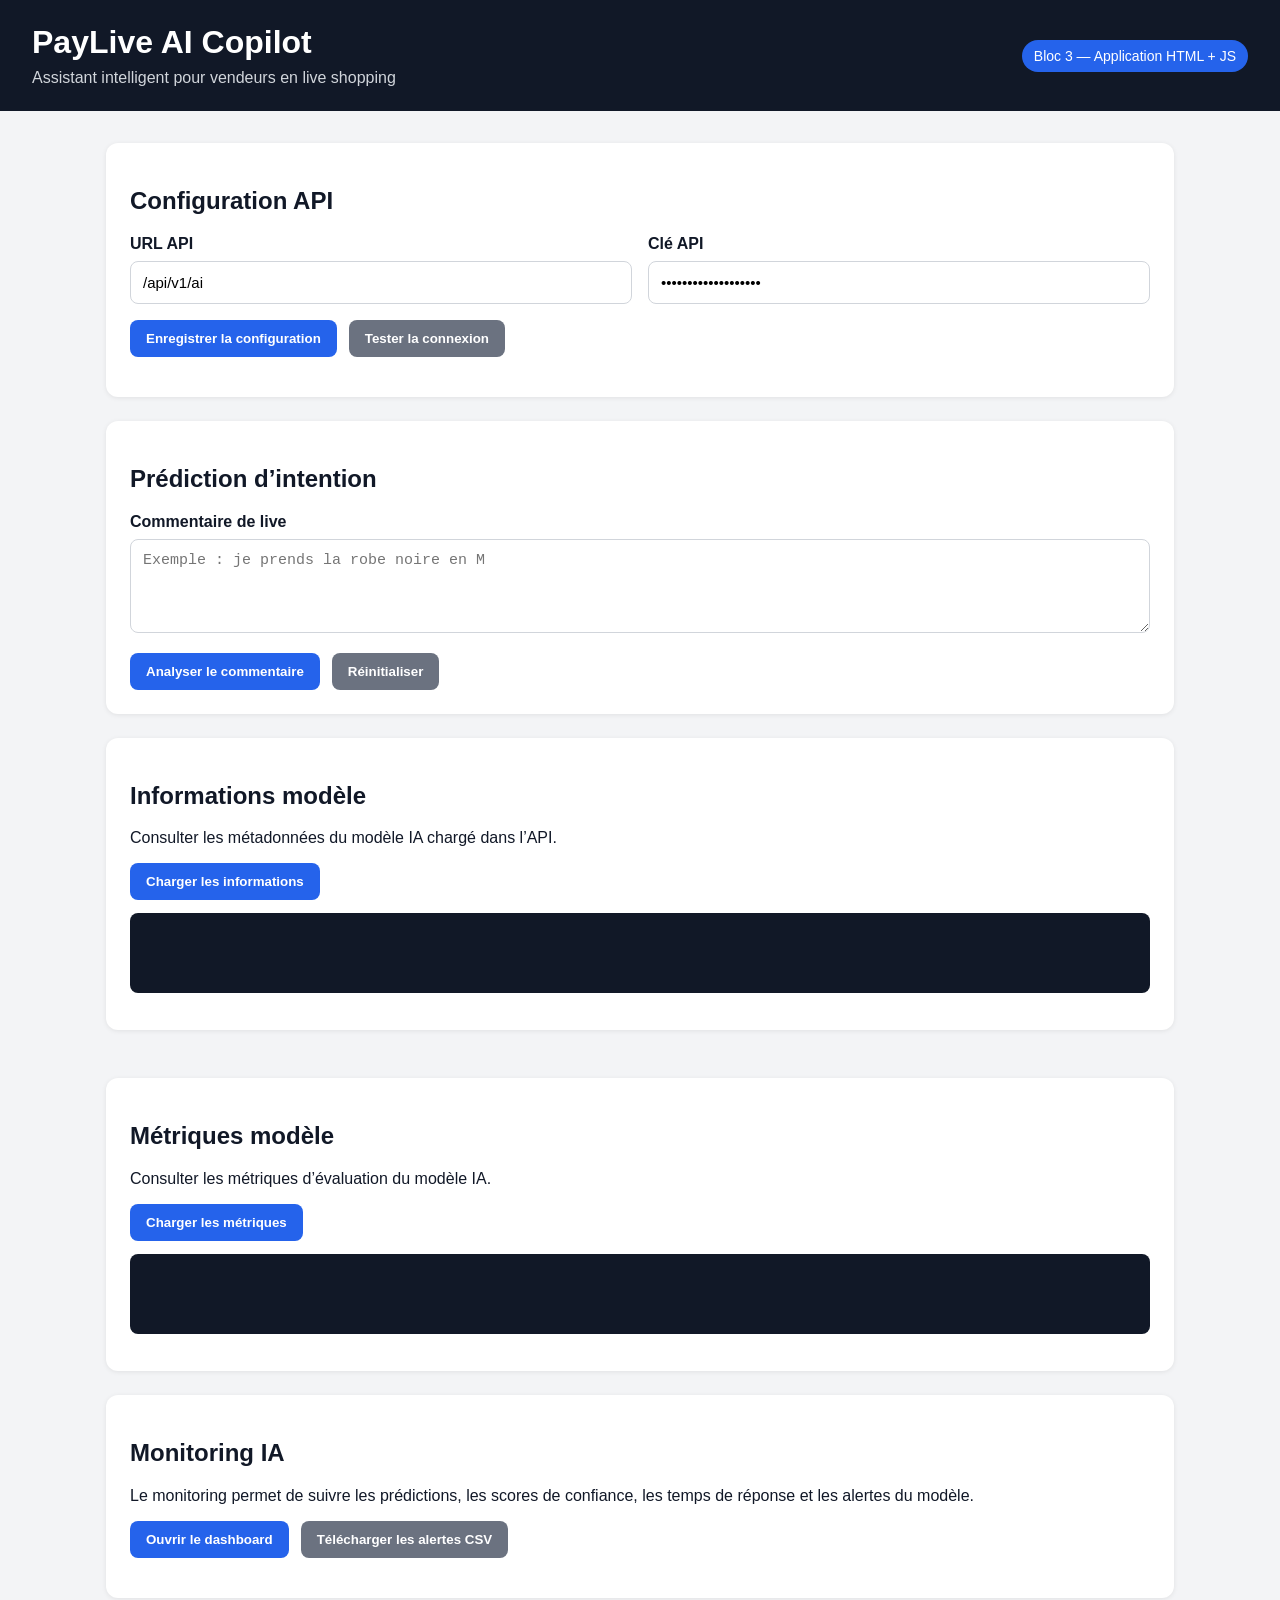
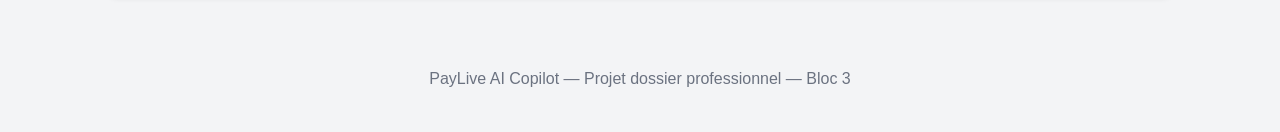
<file: frontend/index.html>
<!DOCTYPE html>
<html lang="fr">
<head>
  <meta charset="UTF-8" />
  <meta name="viewport" content="width=device-width, initial-scale=1.0" />
  <title>PayLive AI Copilot</title>
  <link rel="stylesheet" href="css/styles.css" />
</head>
<body>
  <header class="app-header">
    <div>
      <h1>PayLive AI Copilot</h1>
      <p>Assistant intelligent pour vendeurs en live shopping</p>
    </div>
    <span class="badge">Bloc 3 — Application HTML + JS</span>
  </header>

  <main class="container">
    <section class="card">
      <h2>Configuration API</h2>

      <div class="form-grid">
        <div>
          <label for="apiBaseUrl">URL API</label>
          <input id="apiBaseUrl" type="text" value="/api/v1/ai" />
        </div>

        <div>
          <label for="apiKey">Clé API</label>
          <input id="apiKey" type="password" value="paylive-dev-api-key" />
        </div>
      </div>

      <div class="actions">
        <button id="saveConfigBtn">Enregistrer la configuration</button>
        <button id="healthBtn" class="secondary">Tester la connexion</button>
      </div>

      <p id="connectionStatus" class="status-message" aria-live="polite"></p>
    </section>

    <section class="card">
      <h2>Prédiction d’intention</h2>

      <label for="commentText">Commentaire de live</label>
      <textarea
        id="commentText"
        rows="4"
        placeholder="Exemple : je prends la robe noire en M"
      ></textarea>

      <div class="actions">
        <button id="predictBtn">Analyser le commentaire</button>
        <button id="clearBtn" class="secondary">Réinitialiser</button>
      </div>

      <div id="predictionResult" class="result hidden" aria-live="polite">
        <h3>Résultat IA</h3>

        <div class="result-grid">
          <div>
            <span class="label">Intention prédite</span>
            <strong id="predictedIntent">-</strong>
          </div>

          <div>
            <span class="label">Score de confiance</span>
            <strong id="confidenceScore">-</strong>
          </div>

          <div>
            <span class="label">Temps de réponse</span>
            <strong id="responseTime">-</strong>
          </div>

          <div>
            <span class="label">Version du modèle</span>
            <strong id="modelVersion">-</strong>
          </div>
        </div>

        <p id="lowConfidenceMessage" class="warning hidden">
          Attention : le score de confiance est faible. Une validation humaine est recommandée.
        </p>
      </div>
    </section>

    <section class="grid-2">
      <article class="card">
        <h2>Informations modèle</h2>
        <p>Consulter les métadonnées du modèle IA chargé dans l’API.</p>
        <button id="modelInfoBtn">Charger les informations</button>
        <pre id="modelInfoOutput" class="json-output"></pre>
      </article>

      <article class="card">
        <h2>Métriques modèle</h2>
        <p>Consulter les métriques d’évaluation du modèle IA.</p>
        <button id="modelMetricsBtn">Charger les métriques</button>
        <pre id="modelMetricsOutput" class="json-output"></pre>
      </article>
    </section>

    <section class="card">
      <h2>Monitoring IA</h2>
      <p>
        Le monitoring permet de suivre les prédictions, les scores de confiance,
        les temps de réponse et les alertes du modèle.
      </p>

      <div class="actions">
        <button id="openDashboardBtn">Ouvrir le dashboard</button>
        <button id="downloadAlertsBtn" class="secondary">Télécharger les alertes CSV</button>
      </div>

      <p id="monitoringStatus" class="status-message" aria-live="polite"></p>
    </section>
  </main>

  <footer class="app-footer">
    <p>PayLive AI Copilot — Projet dossier professionnel — Bloc 3</p>
  </footer>

  <script src="js/app.js"></script>
</body>
</html>
</file>
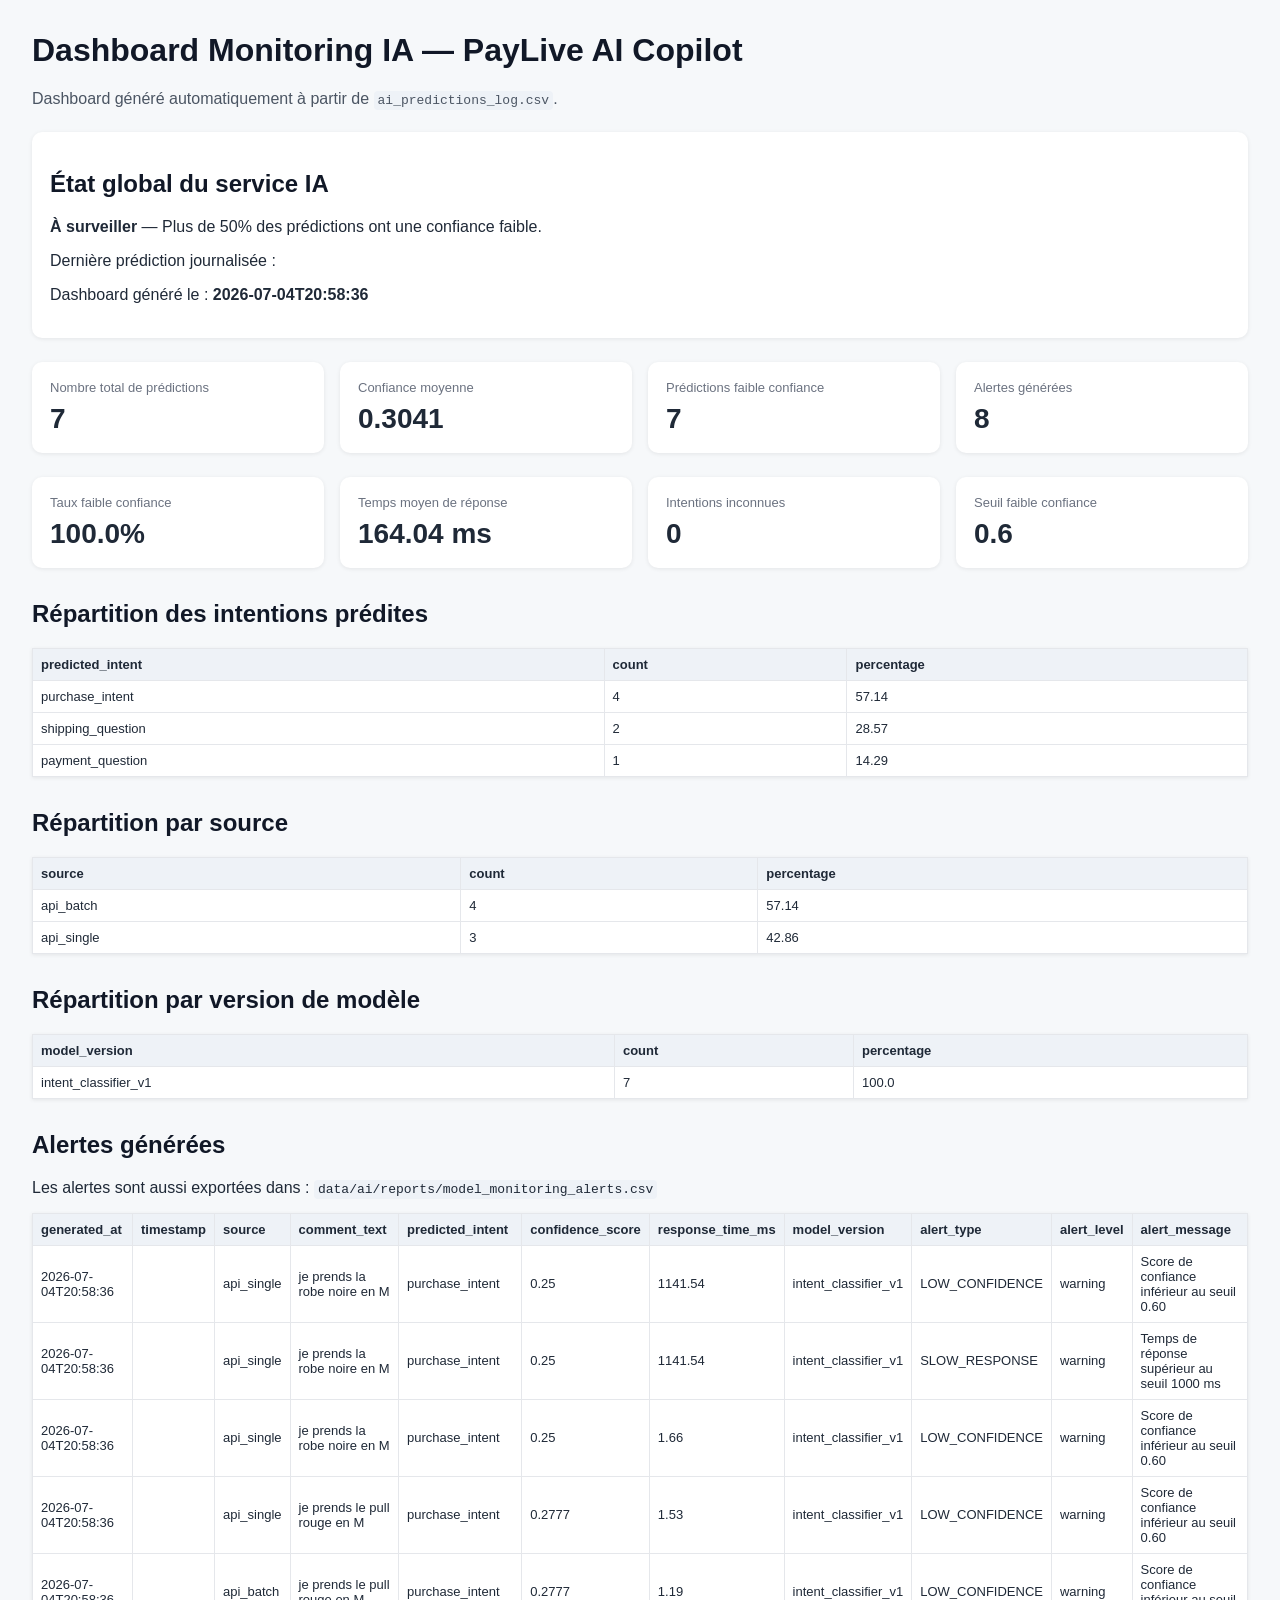
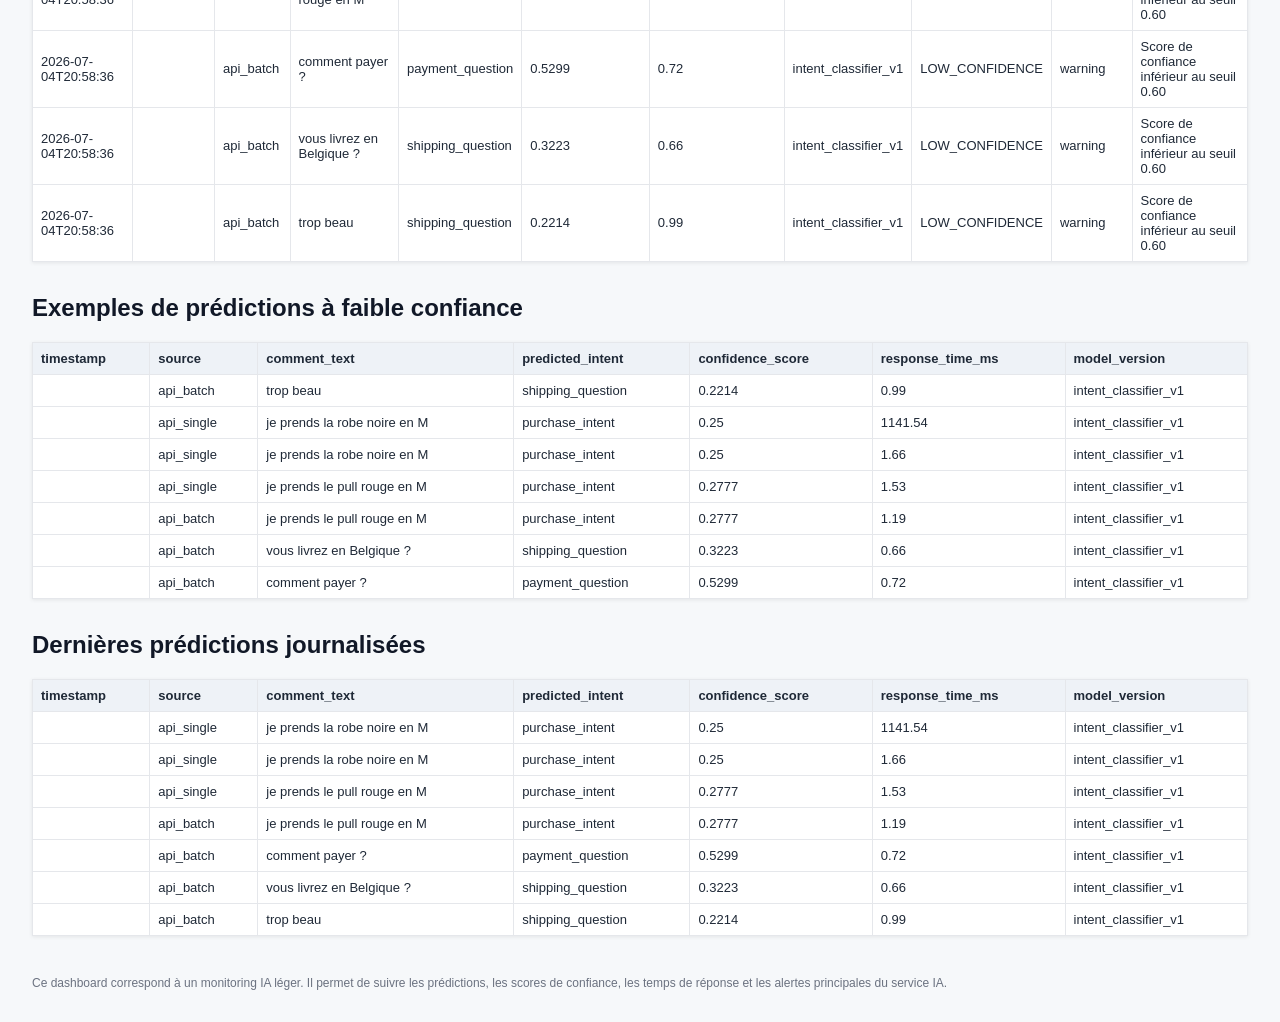
<file: dashboard.html>
<!DOCTYPE html>
<html lang="fr">
<head>
    <meta charset="UTF-8">
    <title>Dashboard Monitoring IA — PayLive AI Copilot</title>
    <style>
        body {
            font-family: Arial, sans-serif;
            margin: 32px;
            background: #f6f8fa;
            color: #1f2937;
        }
        h1, h2 {
            color: #111827;
        }
        .subtitle {
            color: #4b5563;
            margin-bottom: 24px;
        }
        .grid {
            display: grid;
            grid-template-columns: repeat(4, 1fr);
            gap: 16px;
            margin-bottom: 24px;
        }
        .card {
            background: white;
            border-radius: 10px;
            padding: 18px;
            box-shadow: 0 1px 4px rgba(0,0,0,0.08);
        }
        .card-title {
            font-size: 13px;
            color: #6b7280;
            margin-bottom: 8px;
        }
        .card-value {
            font-size: 28px;
            font-weight: bold;
        }
        .status {
            background: white;
            border-radius: 10px;
            padding: 18px;
            margin-bottom: 24px;
            box-shadow: 0 1px 4px rgba(0,0,0,0.08);
        }
        table {
            width: 100%;
            border-collapse: collapse;
            background: white;
            margin-bottom: 24px;
            box-shadow: 0 1px 4px rgba(0,0,0,0.08);
        }
        th, td {
            border: 1px solid #e5e7eb;
            padding: 8px;
            text-align: left;
            font-size: 13px;
        }
        th {
            background: #eef2f7;
        }
        .section {
            margin-top: 32px;
        }
        .footer {
            margin-top: 40px;
            font-size: 12px;
            color: #6b7280;
        }
        code {
            background: #eef2f7;
            padding: 2px 4px;
            border-radius: 4px;
        }
    </style>
</head>
<body>
    <h1>Dashboard Monitoring IA — PayLive AI Copilot</h1>
    <p class="subtitle">
        Dashboard généré automatiquement à partir de <code>ai_predictions_log.csv</code>.
    </p>

    <div class="status">
        <h2>État global du service IA</h2>
        <p><strong>À surveiller</strong> — Plus de 50% des prédictions ont une confiance faible.</p>
        <p>Dernière prédiction journalisée : <strong></strong></p>
        <p>Dashboard généré le : <strong>2026-07-04T20:58:36</strong></p>
    </div>

    <div class="grid">
        <div class="card">
            <div class="card-title">Nombre total de prédictions</div>
            <div class="card-value">7</div>
        </div>
        <div class="card">
            <div class="card-title">Confiance moyenne</div>
            <div class="card-value">0.3041</div>
        </div>
        <div class="card">
            <div class="card-title">Prédictions faible confiance</div>
            <div class="card-value">7</div>
        </div>
        <div class="card">
            <div class="card-title">Alertes générées</div>
            <div class="card-value">8</div>
        </div>
    </div>

    <div class="grid">
        <div class="card">
            <div class="card-title">Taux faible confiance</div>
            <div class="card-value">100.0%</div>
        </div>
        <div class="card">
            <div class="card-title">Temps moyen de réponse</div>
            <div class="card-value">164.04 ms</div>
        </div>
        <div class="card">
            <div class="card-title">Intentions inconnues</div>
            <div class="card-value">0</div>
        </div>
        <div class="card">
            <div class="card-title">Seuil faible confiance</div>
            <div class="card-value">0.6</div>
        </div>
    </div>

    <div class="section">
        <h2>Répartition des intentions prédites</h2>
        <table><tr><th>predicted_intent</th><th>count</th><th>percentage</th></tr><tr><td>purchase_intent</td><td>4</td><td>57.14</td></tr><tr><td>shipping_question</td><td>2</td><td>28.57</td></tr><tr><td>payment_question</td><td>1</td><td>14.29</td></tr></table>
    </div>

    <div class="section">
        <h2>Répartition par source</h2>
        <table><tr><th>source</th><th>count</th><th>percentage</th></tr><tr><td>api_batch</td><td>4</td><td>57.14</td></tr><tr><td>api_single</td><td>3</td><td>42.86</td></tr></table>
    </div>

    <div class="section">
        <h2>Répartition par version de modèle</h2>
        <table><tr><th>model_version</th><th>count</th><th>percentage</th></tr><tr><td>intent_classifier_v1</td><td>7</td><td>100.0</td></tr></table>
    </div>

    <div class="section">
        <h2>Alertes générées</h2>
        <p>
            Les alertes sont aussi exportées dans :
            <code>data/ai/reports/model_monitoring_alerts.csv</code>
        </p>
        <table><tr><th>generated_at</th><th>timestamp</th><th>source</th><th>comment_text</th><th>predicted_intent</th><th>confidence_score</th><th>response_time_ms</th><th>model_version</th><th>alert_type</th><th>alert_level</th><th>alert_message</th></tr><tr><td>2026-07-04T20:58:36</td><td></td><td>api_single</td><td>je prends la robe noire en M</td><td>purchase_intent</td><td>0.25</td><td>1141.54</td><td>intent_classifier_v1</td><td>LOW_CONFIDENCE</td><td>warning</td><td>Score de confiance inférieur au seuil 0.60</td></tr><tr><td>2026-07-04T20:58:36</td><td></td><td>api_single</td><td>je prends la robe noire en M</td><td>purchase_intent</td><td>0.25</td><td>1141.54</td><td>intent_classifier_v1</td><td>SLOW_RESPONSE</td><td>warning</td><td>Temps de réponse supérieur au seuil 1000 ms</td></tr><tr><td>2026-07-04T20:58:36</td><td></td><td>api_single</td><td>je prends la robe noire en M</td><td>purchase_intent</td><td>0.25</td><td>1.66</td><td>intent_classifier_v1</td><td>LOW_CONFIDENCE</td><td>warning</td><td>Score de confiance inférieur au seuil 0.60</td></tr><tr><td>2026-07-04T20:58:36</td><td></td><td>api_single</td><td>je prends le pull rouge en M</td><td>purchase_intent</td><td>0.2777</td><td>1.53</td><td>intent_classifier_v1</td><td>LOW_CONFIDENCE</td><td>warning</td><td>Score de confiance inférieur au seuil 0.60</td></tr><tr><td>2026-07-04T20:58:36</td><td></td><td>api_batch</td><td>je prends le pull rouge en M</td><td>purchase_intent</td><td>0.2777</td><td>1.19</td><td>intent_classifier_v1</td><td>LOW_CONFIDENCE</td><td>warning</td><td>Score de confiance inférieur au seuil 0.60</td></tr><tr><td>2026-07-04T20:58:36</td><td></td><td>api_batch</td><td>comment payer ?</td><td>payment_question</td><td>0.5299</td><td>0.72</td><td>intent_classifier_v1</td><td>LOW_CONFIDENCE</td><td>warning</td><td>Score de confiance inférieur au seuil 0.60</td></tr><tr><td>2026-07-04T20:58:36</td><td></td><td>api_batch</td><td>vous livrez en Belgique ?</td><td>shipping_question</td><td>0.3223</td><td>0.66</td><td>intent_classifier_v1</td><td>LOW_CONFIDENCE</td><td>warning</td><td>Score de confiance inférieur au seuil 0.60</td></tr><tr><td>2026-07-04T20:58:36</td><td></td><td>api_batch</td><td>trop beau</td><td>shipping_question</td><td>0.2214</td><td>0.99</td><td>intent_classifier_v1</td><td>LOW_CONFIDENCE</td><td>warning</td><td>Score de confiance inférieur au seuil 0.60</td></tr></table>
    </div>

    <div class="section">
        <h2>Exemples de prédictions à faible confiance</h2>
        <table><tr><th>timestamp</th><th>source</th><th>comment_text</th><th>predicted_intent</th><th>confidence_score</th><th>response_time_ms</th><th>model_version</th></tr><tr><td></td><td>api_batch</td><td>trop beau</td><td>shipping_question</td><td>0.2214</td><td>0.99</td><td>intent_classifier_v1</td></tr><tr><td></td><td>api_single</td><td>je prends la robe noire en M</td><td>purchase_intent</td><td>0.25</td><td>1141.54</td><td>intent_classifier_v1</td></tr><tr><td></td><td>api_single</td><td>je prends la robe noire en M</td><td>purchase_intent</td><td>0.25</td><td>1.66</td><td>intent_classifier_v1</td></tr><tr><td></td><td>api_single</td><td>je prends le pull rouge en M</td><td>purchase_intent</td><td>0.2777</td><td>1.53</td><td>intent_classifier_v1</td></tr><tr><td></td><td>api_batch</td><td>je prends le pull rouge en M</td><td>purchase_intent</td><td>0.2777</td><td>1.19</td><td>intent_classifier_v1</td></tr><tr><td></td><td>api_batch</td><td>vous livrez en Belgique ?</td><td>shipping_question</td><td>0.3223</td><td>0.66</td><td>intent_classifier_v1</td></tr><tr><td></td><td>api_batch</td><td>comment payer ?</td><td>payment_question</td><td>0.5299</td><td>0.72</td><td>intent_classifier_v1</td></tr></table>
    </div>

    <div class="section">
        <h2>Dernières prédictions journalisées</h2>
        <table><tr><th>timestamp</th><th>source</th><th>comment_text</th><th>predicted_intent</th><th>confidence_score</th><th>response_time_ms</th><th>model_version</th></tr><tr><td></td><td>api_single</td><td>je prends la robe noire en M</td><td>purchase_intent</td><td>0.25</td><td>1141.54</td><td>intent_classifier_v1</td></tr><tr><td></td><td>api_single</td><td>je prends la robe noire en M</td><td>purchase_intent</td><td>0.25</td><td>1.66</td><td>intent_classifier_v1</td></tr><tr><td></td><td>api_single</td><td>je prends le pull rouge en M</td><td>purchase_intent</td><td>0.2777</td><td>1.53</td><td>intent_classifier_v1</td></tr><tr><td></td><td>api_batch</td><td>je prends le pull rouge en M</td><td>purchase_intent</td><td>0.2777</td><td>1.19</td><td>intent_classifier_v1</td></tr><tr><td></td><td>api_batch</td><td>comment payer ?</td><td>payment_question</td><td>0.5299</td><td>0.72</td><td>intent_classifier_v1</td></tr><tr><td></td><td>api_batch</td><td>vous livrez en Belgique ?</td><td>shipping_question</td><td>0.3223</td><td>0.66</td><td>intent_classifier_v1</td></tr><tr><td></td><td>api_batch</td><td>trop beau</td><td>shipping_question</td><td>0.2214</td><td>0.99</td><td>intent_classifier_v1</td></tr></table>
    </div>

    <div class="footer">
        <p>
            Ce dashboard correspond à un monitoring IA léger.
            Il permet de suivre les prédictions, les scores de confiance,
            les temps de réponse et les alertes principales du service IA.
        </p>
    </div>
</body>
</html>
</file>
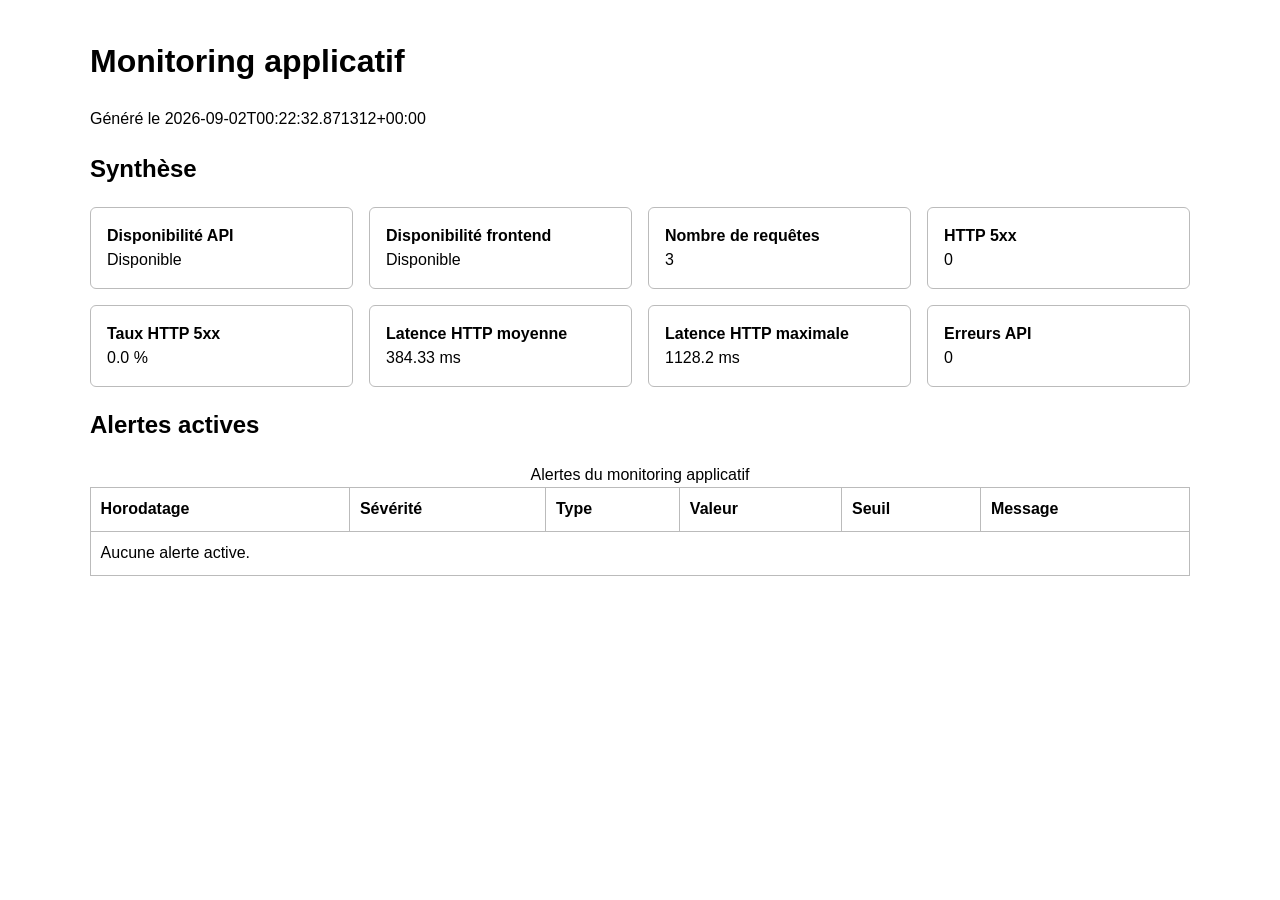
<file: data/application_monitoring/app_monitoring_dashboard.html>
<!doctype html>
<html lang="fr">
<head>
  <meta charset="utf-8">
  <meta name="viewport" content="width=device-width, initial-scale=1">
  <title>Monitoring applicatif</title>
  <style>
    body { font-family: Arial, sans-serif; max-width: 1100px; margin: 0 auto; padding: 1rem; line-height: 1.5; }
    .metrics { display: grid; grid-template-columns: repeat(auto-fit, minmax(220px, 1fr)); gap: 1rem; }
    .metric { border: 1px solid #bbb; border-radius: 6px; padding: 1rem; }
    table { width: 100%; border-collapse: collapse; margin-top: 1rem; }
    th, td { border: 1px solid #bbb; padding: 0.6rem; text-align: left; vertical-align: top; }
  </style>
</head>
<body>
  <main>
    <h1>Monitoring applicatif</h1>
    <p>Généré le 2026-09-02T00:22:32.871312+00:00</p>

    <section aria-labelledby="summary-title">
      <h2 id="summary-title">Synthèse</h2>
      <div class="metrics">
        <div class="metric"><strong>Disponibilité API</strong><br>Disponible</div>
        <div class="metric"><strong>Disponibilité frontend</strong><br>Disponible</div>
        <div class="metric"><strong>Nombre de requêtes</strong><br>3</div>
        <div class="metric"><strong>HTTP 5xx</strong><br>0</div>
        <div class="metric"><strong>Taux HTTP 5xx</strong><br>0.0 %</div>
        <div class="metric"><strong>Latence HTTP moyenne</strong><br>384.33 ms</div>
        <div class="metric"><strong>Latence HTTP maximale</strong><br>1128.2 ms</div>
        <div class="metric"><strong>Erreurs API</strong><br>0</div>
      </div>
    </section>

    <section aria-labelledby="alerts-title">
      <h2 id="alerts-title">Alertes actives</h2>
      <table>
        <caption>Alertes du monitoring applicatif</caption>
        <thead>
          <tr>
            <th scope="col">Horodatage</th>
            <th scope="col">Sévérité</th>
            <th scope="col">Type</th>
            <th scope="col">Valeur</th>
            <th scope="col">Seuil</th>
            <th scope="col">Message</th>
          </tr>
        </thead>
        <tbody><tr><td colspan="6">Aucune alerte active.</td></tr></tbody>
      </table>
    </section>
  </main>
</body>
</html>
</file>
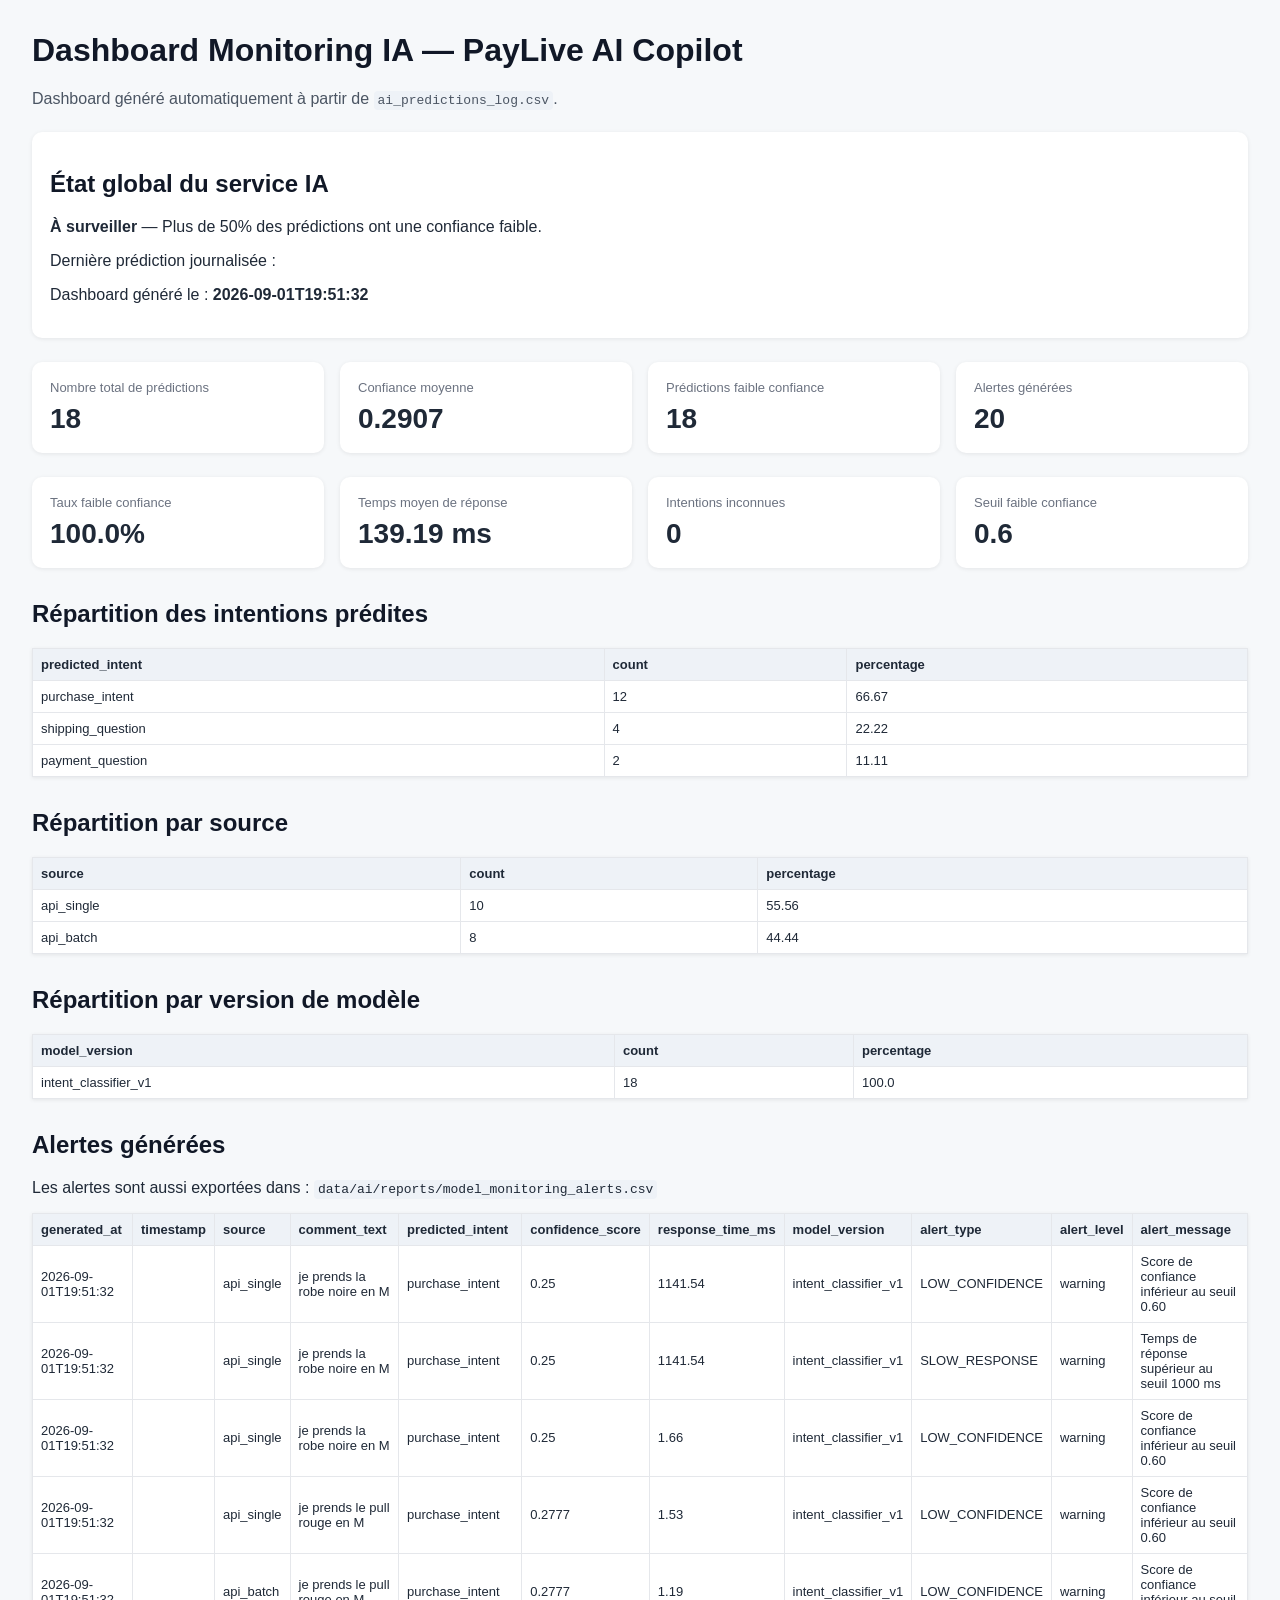
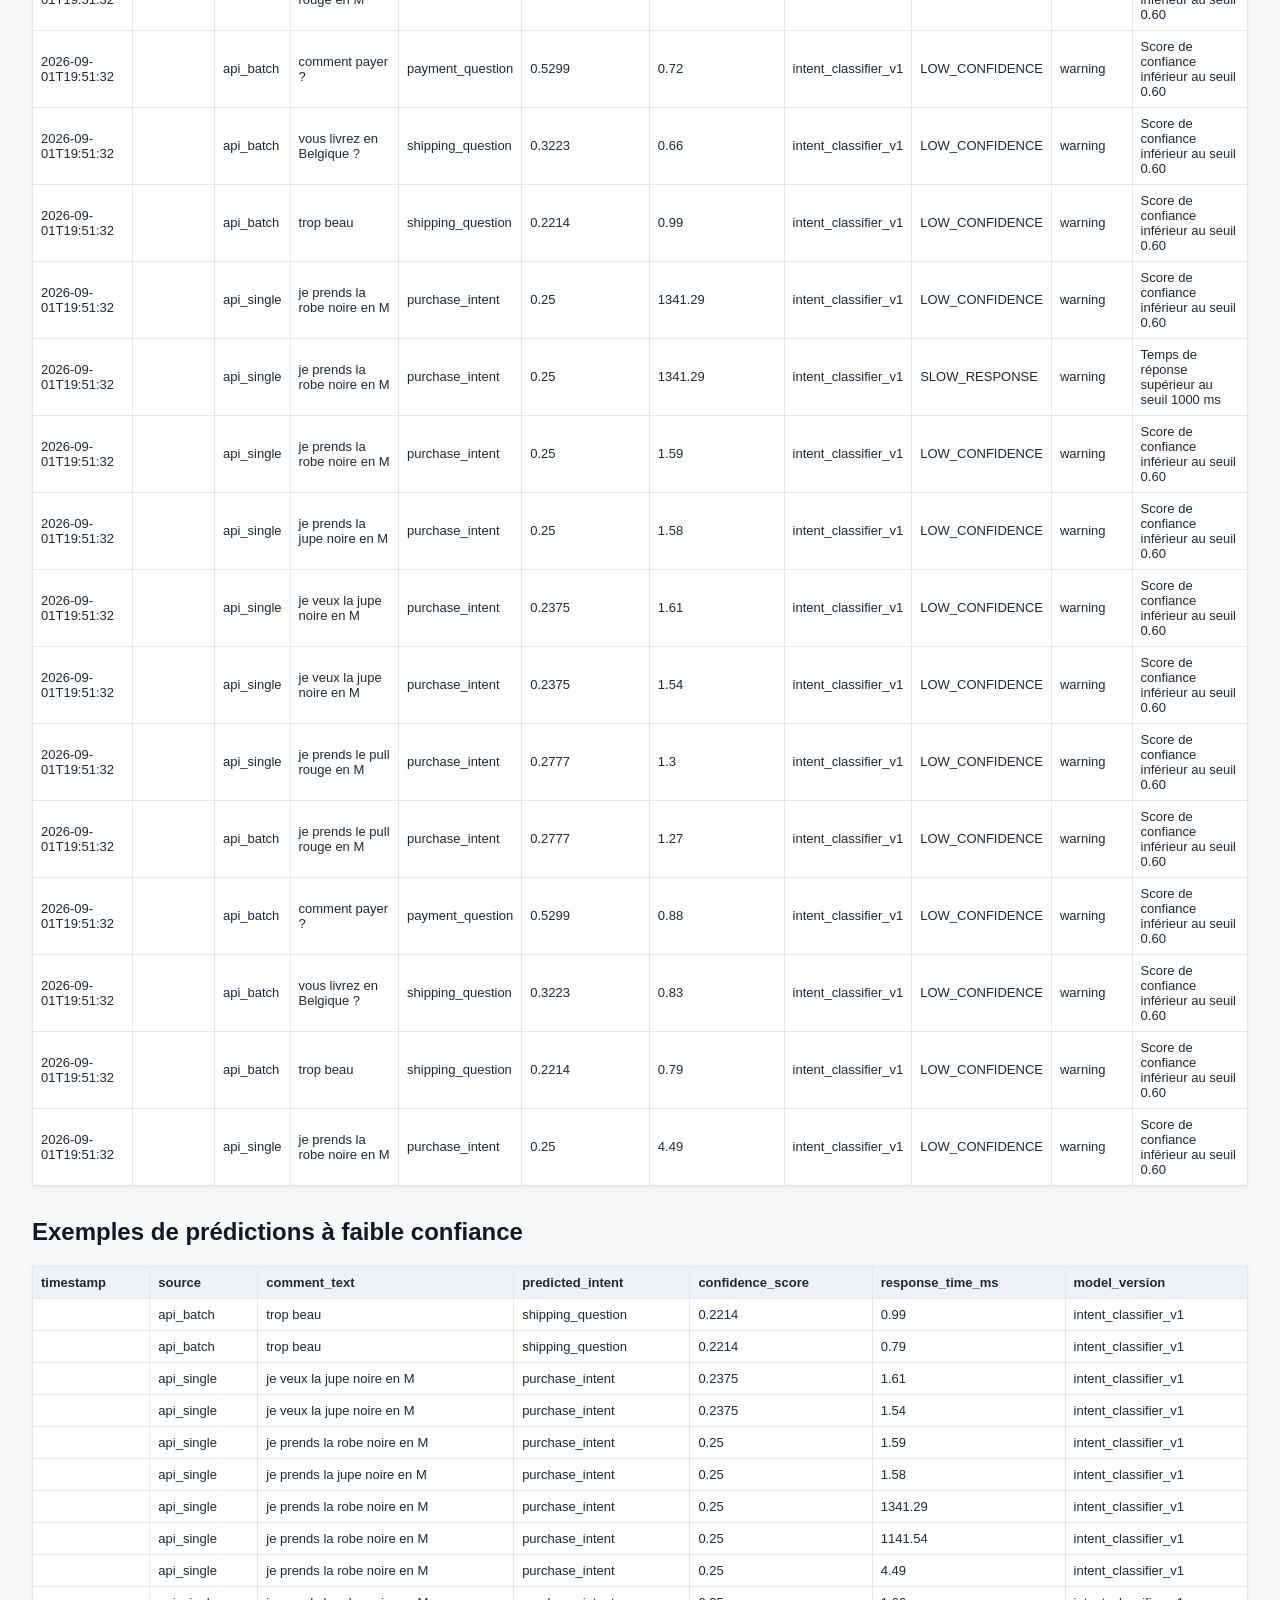
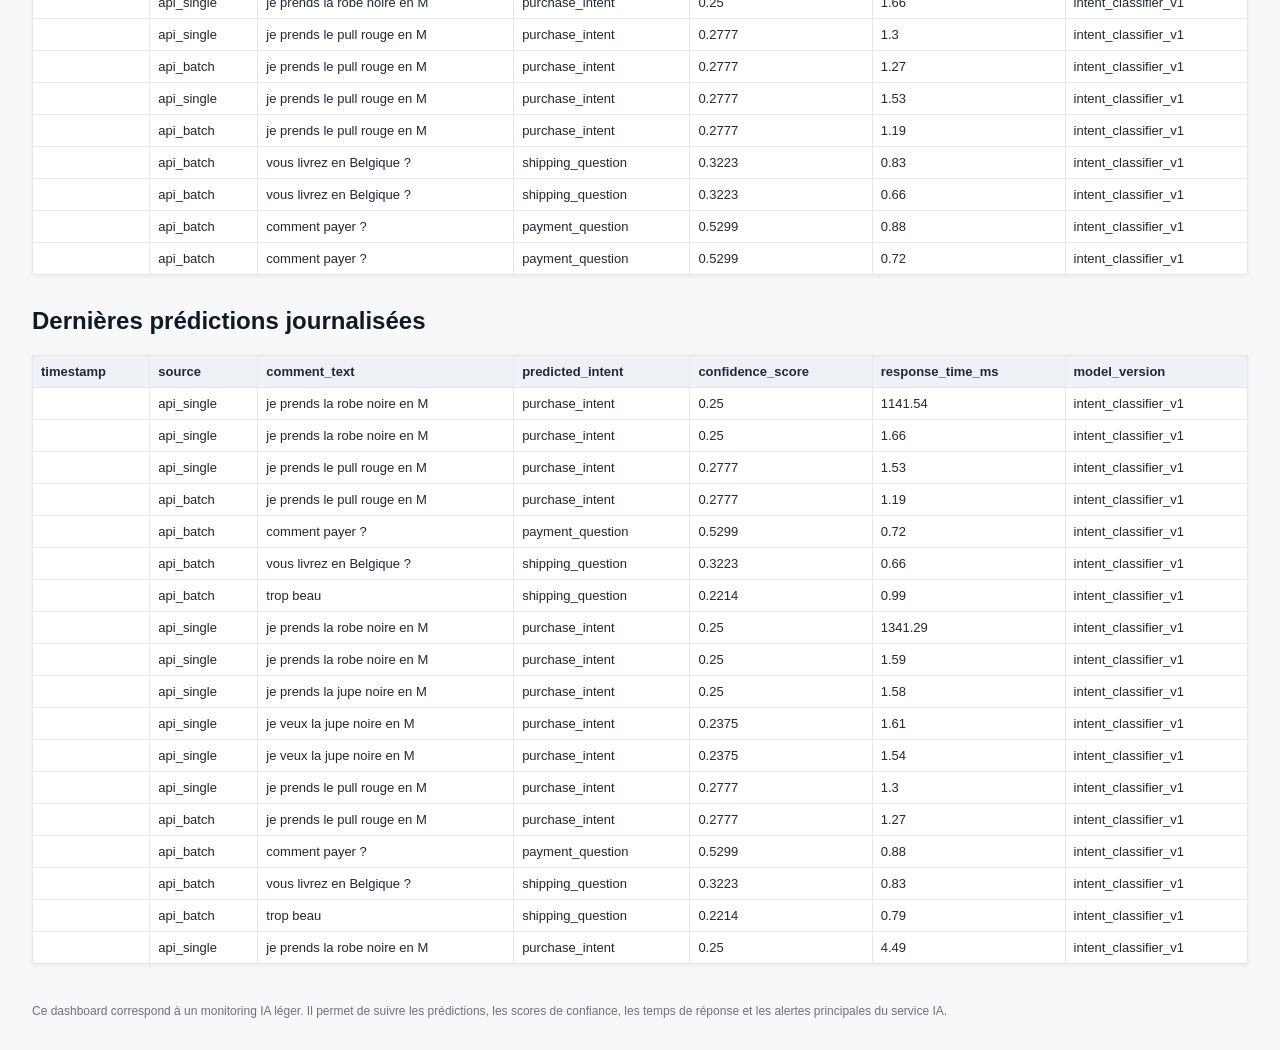
<file: data/ai/reports/model_monitoring_dashboard.html>
<!DOCTYPE html>
<html lang="fr">
<head>
    <meta charset="UTF-8">
    <title>Dashboard Monitoring IA — PayLive AI Copilot</title>
    <style>
        body {
            font-family: Arial, sans-serif;
            margin: 32px;
            background: #f6f8fa;
            color: #1f2937;
        }
        h1, h2 {
            color: #111827;
        }
        .subtitle {
            color: #4b5563;
            margin-bottom: 24px;
        }
        .grid {
            display: grid;
            grid-template-columns: repeat(4, 1fr);
            gap: 16px;
            margin-bottom: 24px;
        }
        .card {
            background: white;
            border-radius: 10px;
            padding: 18px;
            box-shadow: 0 1px 4px rgba(0,0,0,0.08);
        }
        .card-title {
            font-size: 13px;
            color: #6b7280;
            margin-bottom: 8px;
        }
        .card-value {
            font-size: 28px;
            font-weight: bold;
        }
        .status {
            background: white;
            border-radius: 10px;
            padding: 18px;
            margin-bottom: 24px;
            box-shadow: 0 1px 4px rgba(0,0,0,0.08);
        }
        table {
            width: 100%;
            border-collapse: collapse;
            background: white;
            margin-bottom: 24px;
            box-shadow: 0 1px 4px rgba(0,0,0,0.08);
        }
        th, td {
            border: 1px solid #e5e7eb;
            padding: 8px;
            text-align: left;
            font-size: 13px;
        }
        th {
            background: #eef2f7;
        }
        .section {
            margin-top: 32px;
        }
        .footer {
            margin-top: 40px;
            font-size: 12px;
            color: #6b7280;
        }
        code {
            background: #eef2f7;
            padding: 2px 4px;
            border-radius: 4px;
        }
    </style>
</head>
<body>
    <h1>Dashboard Monitoring IA — PayLive AI Copilot</h1>
    <p class="subtitle">
        Dashboard généré automatiquement à partir de <code>ai_predictions_log.csv</code>.
    </p>

    <div class="status">
        <h2>État global du service IA</h2>
        <p><strong>À surveiller</strong> — Plus de 50% des prédictions ont une confiance faible.</p>
        <p>Dernière prédiction journalisée : <strong></strong></p>
        <p>Dashboard généré le : <strong>2026-09-01T19:51:32</strong></p>
    </div>

    <div class="grid">
        <div class="card">
            <div class="card-title">Nombre total de prédictions</div>
            <div class="card-value">18</div>
        </div>
        <div class="card">
            <div class="card-title">Confiance moyenne</div>
            <div class="card-value">0.2907</div>
        </div>
        <div class="card">
            <div class="card-title">Prédictions faible confiance</div>
            <div class="card-value">18</div>
        </div>
        <div class="card">
            <div class="card-title">Alertes générées</div>
            <div class="card-value">20</div>
        </div>
    </div>

    <div class="grid">
        <div class="card">
            <div class="card-title">Taux faible confiance</div>
            <div class="card-value">100.0%</div>
        </div>
        <div class="card">
            <div class="card-title">Temps moyen de réponse</div>
            <div class="card-value">139.19 ms</div>
        </div>
        <div class="card">
            <div class="card-title">Intentions inconnues</div>
            <div class="card-value">0</div>
        </div>
        <div class="card">
            <div class="card-title">Seuil faible confiance</div>
            <div class="card-value">0.6</div>
        </div>
    </div>

    <div class="section">
        <h2>Répartition des intentions prédites</h2>
        <table><tr><th>predicted_intent</th><th>count</th><th>percentage</th></tr><tr><td>purchase_intent</td><td>12</td><td>66.67</td></tr><tr><td>shipping_question</td><td>4</td><td>22.22</td></tr><tr><td>payment_question</td><td>2</td><td>11.11</td></tr></table>
    </div>

    <div class="section">
        <h2>Répartition par source</h2>
        <table><tr><th>source</th><th>count</th><th>percentage</th></tr><tr><td>api_single</td><td>10</td><td>55.56</td></tr><tr><td>api_batch</td><td>8</td><td>44.44</td></tr></table>
    </div>

    <div class="section">
        <h2>Répartition par version de modèle</h2>
        <table><tr><th>model_version</th><th>count</th><th>percentage</th></tr><tr><td>intent_classifier_v1</td><td>18</td><td>100.0</td></tr></table>
    </div>

    <div class="section">
        <h2>Alertes générées</h2>
        <p>
            Les alertes sont aussi exportées dans :
            <code>data/ai/reports/model_monitoring_alerts.csv</code>
        </p>
        <table><tr><th>generated_at</th><th>timestamp</th><th>source</th><th>comment_text</th><th>predicted_intent</th><th>confidence_score</th><th>response_time_ms</th><th>model_version</th><th>alert_type</th><th>alert_level</th><th>alert_message</th></tr><tr><td>2026-09-01T19:51:32</td><td></td><td>api_single</td><td>je prends la robe noire en M</td><td>purchase_intent</td><td>0.25</td><td>1141.54</td><td>intent_classifier_v1</td><td>LOW_CONFIDENCE</td><td>warning</td><td>Score de confiance inférieur au seuil 0.60</td></tr><tr><td>2026-09-01T19:51:32</td><td></td><td>api_single</td><td>je prends la robe noire en M</td><td>purchase_intent</td><td>0.25</td><td>1141.54</td><td>intent_classifier_v1</td><td>SLOW_RESPONSE</td><td>warning</td><td>Temps de réponse supérieur au seuil 1000 ms</td></tr><tr><td>2026-09-01T19:51:32</td><td></td><td>api_single</td><td>je prends la robe noire en M</td><td>purchase_intent</td><td>0.25</td><td>1.66</td><td>intent_classifier_v1</td><td>LOW_CONFIDENCE</td><td>warning</td><td>Score de confiance inférieur au seuil 0.60</td></tr><tr><td>2026-09-01T19:51:32</td><td></td><td>api_single</td><td>je prends le pull rouge en M</td><td>purchase_intent</td><td>0.2777</td><td>1.53</td><td>intent_classifier_v1</td><td>LOW_CONFIDENCE</td><td>warning</td><td>Score de confiance inférieur au seuil 0.60</td></tr><tr><td>2026-09-01T19:51:32</td><td></td><td>api_batch</td><td>je prends le pull rouge en M</td><td>purchase_intent</td><td>0.2777</td><td>1.19</td><td>intent_classifier_v1</td><td>LOW_CONFIDENCE</td><td>warning</td><td>Score de confiance inférieur au seuil 0.60</td></tr><tr><td>2026-09-01T19:51:32</td><td></td><td>api_batch</td><td>comment payer ?</td><td>payment_question</td><td>0.5299</td><td>0.72</td><td>intent_classifier_v1</td><td>LOW_CONFIDENCE</td><td>warning</td><td>Score de confiance inférieur au seuil 0.60</td></tr><tr><td>2026-09-01T19:51:32</td><td></td><td>api_batch</td><td>vous livrez en Belgique ?</td><td>shipping_question</td><td>0.3223</td><td>0.66</td><td>intent_classifier_v1</td><td>LOW_CONFIDENCE</td><td>warning</td><td>Score de confiance inférieur au seuil 0.60</td></tr><tr><td>2026-09-01T19:51:32</td><td></td><td>api_batch</td><td>trop beau</td><td>shipping_question</td><td>0.2214</td><td>0.99</td><td>intent_classifier_v1</td><td>LOW_CONFIDENCE</td><td>warning</td><td>Score de confiance inférieur au seuil 0.60</td></tr><tr><td>2026-09-01T19:51:32</td><td></td><td>api_single</td><td>je prends la robe noire en M</td><td>purchase_intent</td><td>0.25</td><td>1341.29</td><td>intent_classifier_v1</td><td>LOW_CONFIDENCE</td><td>warning</td><td>Score de confiance inférieur au seuil 0.60</td></tr><tr><td>2026-09-01T19:51:32</td><td></td><td>api_single</td><td>je prends la robe noire en M</td><td>purchase_intent</td><td>0.25</td><td>1341.29</td><td>intent_classifier_v1</td><td>SLOW_RESPONSE</td><td>warning</td><td>Temps de réponse supérieur au seuil 1000 ms</td></tr><tr><td>2026-09-01T19:51:32</td><td></td><td>api_single</td><td>je prends la robe noire en M</td><td>purchase_intent</td><td>0.25</td><td>1.59</td><td>intent_classifier_v1</td><td>LOW_CONFIDENCE</td><td>warning</td><td>Score de confiance inférieur au seuil 0.60</td></tr><tr><td>2026-09-01T19:51:32</td><td></td><td>api_single</td><td>je prends la jupe noire en M</td><td>purchase_intent</td><td>0.25</td><td>1.58</td><td>intent_classifier_v1</td><td>LOW_CONFIDENCE</td><td>warning</td><td>Score de confiance inférieur au seuil 0.60</td></tr><tr><td>2026-09-01T19:51:32</td><td></td><td>api_single</td><td>je veux la jupe noire en M</td><td>purchase_intent</td><td>0.2375</td><td>1.61</td><td>intent_classifier_v1</td><td>LOW_CONFIDENCE</td><td>warning</td><td>Score de confiance inférieur au seuil 0.60</td></tr><tr><td>2026-09-01T19:51:32</td><td></td><td>api_single</td><td>je veux la jupe noire en M</td><td>purchase_intent</td><td>0.2375</td><td>1.54</td><td>intent_classifier_v1</td><td>LOW_CONFIDENCE</td><td>warning</td><td>Score de confiance inférieur au seuil 0.60</td></tr><tr><td>2026-09-01T19:51:32</td><td></td><td>api_single</td><td>je prends le pull rouge en M</td><td>purchase_intent</td><td>0.2777</td><td>1.3</td><td>intent_classifier_v1</td><td>LOW_CONFIDENCE</td><td>warning</td><td>Score de confiance inférieur au seuil 0.60</td></tr><tr><td>2026-09-01T19:51:32</td><td></td><td>api_batch</td><td>je prends le pull rouge en M</td><td>purchase_intent</td><td>0.2777</td><td>1.27</td><td>intent_classifier_v1</td><td>LOW_CONFIDENCE</td><td>warning</td><td>Score de confiance inférieur au seuil 0.60</td></tr><tr><td>2026-09-01T19:51:32</td><td></td><td>api_batch</td><td>comment payer ?</td><td>payment_question</td><td>0.5299</td><td>0.88</td><td>intent_classifier_v1</td><td>LOW_CONFIDENCE</td><td>warning</td><td>Score de confiance inférieur au seuil 0.60</td></tr><tr><td>2026-09-01T19:51:32</td><td></td><td>api_batch</td><td>vous livrez en Belgique ?</td><td>shipping_question</td><td>0.3223</td><td>0.83</td><td>intent_classifier_v1</td><td>LOW_CONFIDENCE</td><td>warning</td><td>Score de confiance inférieur au seuil 0.60</td></tr><tr><td>2026-09-01T19:51:32</td><td></td><td>api_batch</td><td>trop beau</td><td>shipping_question</td><td>0.2214</td><td>0.79</td><td>intent_classifier_v1</td><td>LOW_CONFIDENCE</td><td>warning</td><td>Score de confiance inférieur au seuil 0.60</td></tr><tr><td>2026-09-01T19:51:32</td><td></td><td>api_single</td><td>je prends la robe noire en M</td><td>purchase_intent</td><td>0.25</td><td>4.49</td><td>intent_classifier_v1</td><td>LOW_CONFIDENCE</td><td>warning</td><td>Score de confiance inférieur au seuil 0.60</td></tr></table>
    </div>

    <div class="section">
        <h2>Exemples de prédictions à faible confiance</h2>
        <table><tr><th>timestamp</th><th>source</th><th>comment_text</th><th>predicted_intent</th><th>confidence_score</th><th>response_time_ms</th><th>model_version</th></tr><tr><td></td><td>api_batch</td><td>trop beau</td><td>shipping_question</td><td>0.2214</td><td>0.99</td><td>intent_classifier_v1</td></tr><tr><td></td><td>api_batch</td><td>trop beau</td><td>shipping_question</td><td>0.2214</td><td>0.79</td><td>intent_classifier_v1</td></tr><tr><td></td><td>api_single</td><td>je veux la jupe noire en M</td><td>purchase_intent</td><td>0.2375</td><td>1.61</td><td>intent_classifier_v1</td></tr><tr><td></td><td>api_single</td><td>je veux la jupe noire en M</td><td>purchase_intent</td><td>0.2375</td><td>1.54</td><td>intent_classifier_v1</td></tr><tr><td></td><td>api_single</td><td>je prends la robe noire en M</td><td>purchase_intent</td><td>0.25</td><td>1.59</td><td>intent_classifier_v1</td></tr><tr><td></td><td>api_single</td><td>je prends la jupe noire en M</td><td>purchase_intent</td><td>0.25</td><td>1.58</td><td>intent_classifier_v1</td></tr><tr><td></td><td>api_single</td><td>je prends la robe noire en M</td><td>purchase_intent</td><td>0.25</td><td>1341.29</td><td>intent_classifier_v1</td></tr><tr><td></td><td>api_single</td><td>je prends la robe noire en M</td><td>purchase_intent</td><td>0.25</td><td>1141.54</td><td>intent_classifier_v1</td></tr><tr><td></td><td>api_single</td><td>je prends la robe noire en M</td><td>purchase_intent</td><td>0.25</td><td>4.49</td><td>intent_classifier_v1</td></tr><tr><td></td><td>api_single</td><td>je prends la robe noire en M</td><td>purchase_intent</td><td>0.25</td><td>1.66</td><td>intent_classifier_v1</td></tr><tr><td></td><td>api_single</td><td>je prends le pull rouge en M</td><td>purchase_intent</td><td>0.2777</td><td>1.3</td><td>intent_classifier_v1</td></tr><tr><td></td><td>api_batch</td><td>je prends le pull rouge en M</td><td>purchase_intent</td><td>0.2777</td><td>1.27</td><td>intent_classifier_v1</td></tr><tr><td></td><td>api_single</td><td>je prends le pull rouge en M</td><td>purchase_intent</td><td>0.2777</td><td>1.53</td><td>intent_classifier_v1</td></tr><tr><td></td><td>api_batch</td><td>je prends le pull rouge en M</td><td>purchase_intent</td><td>0.2777</td><td>1.19</td><td>intent_classifier_v1</td></tr><tr><td></td><td>api_batch</td><td>vous livrez en Belgique ?</td><td>shipping_question</td><td>0.3223</td><td>0.83</td><td>intent_classifier_v1</td></tr><tr><td></td><td>api_batch</td><td>vous livrez en Belgique ?</td><td>shipping_question</td><td>0.3223</td><td>0.66</td><td>intent_classifier_v1</td></tr><tr><td></td><td>api_batch</td><td>comment payer ?</td><td>payment_question</td><td>0.5299</td><td>0.88</td><td>intent_classifier_v1</td></tr><tr><td></td><td>api_batch</td><td>comment payer ?</td><td>payment_question</td><td>0.5299</td><td>0.72</td><td>intent_classifier_v1</td></tr></table>
    </div>

    <div class="section">
        <h2>Dernières prédictions journalisées</h2>
        <table><tr><th>timestamp</th><th>source</th><th>comment_text</th><th>predicted_intent</th><th>confidence_score</th><th>response_time_ms</th><th>model_version</th></tr><tr><td></td><td>api_single</td><td>je prends la robe noire en M</td><td>purchase_intent</td><td>0.25</td><td>1141.54</td><td>intent_classifier_v1</td></tr><tr><td></td><td>api_single</td><td>je prends la robe noire en M</td><td>purchase_intent</td><td>0.25</td><td>1.66</td><td>intent_classifier_v1</td></tr><tr><td></td><td>api_single</td><td>je prends le pull rouge en M</td><td>purchase_intent</td><td>0.2777</td><td>1.53</td><td>intent_classifier_v1</td></tr><tr><td></td><td>api_batch</td><td>je prends le pull rouge en M</td><td>purchase_intent</td><td>0.2777</td><td>1.19</td><td>intent_classifier_v1</td></tr><tr><td></td><td>api_batch</td><td>comment payer ?</td><td>payment_question</td><td>0.5299</td><td>0.72</td><td>intent_classifier_v1</td></tr><tr><td></td><td>api_batch</td><td>vous livrez en Belgique ?</td><td>shipping_question</td><td>0.3223</td><td>0.66</td><td>intent_classifier_v1</td></tr><tr><td></td><td>api_batch</td><td>trop beau</td><td>shipping_question</td><td>0.2214</td><td>0.99</td><td>intent_classifier_v1</td></tr><tr><td></td><td>api_single</td><td>je prends la robe noire en M</td><td>purchase_intent</td><td>0.25</td><td>1341.29</td><td>intent_classifier_v1</td></tr><tr><td></td><td>api_single</td><td>je prends la robe noire en M</td><td>purchase_intent</td><td>0.25</td><td>1.59</td><td>intent_classifier_v1</td></tr><tr><td></td><td>api_single</td><td>je prends la jupe noire en M</td><td>purchase_intent</td><td>0.25</td><td>1.58</td><td>intent_classifier_v1</td></tr><tr><td></td><td>api_single</td><td>je veux la jupe noire en M</td><td>purchase_intent</td><td>0.2375</td><td>1.61</td><td>intent_classifier_v1</td></tr><tr><td></td><td>api_single</td><td>je veux la jupe noire en M</td><td>purchase_intent</td><td>0.2375</td><td>1.54</td><td>intent_classifier_v1</td></tr><tr><td></td><td>api_single</td><td>je prends le pull rouge en M</td><td>purchase_intent</td><td>0.2777</td><td>1.3</td><td>intent_classifier_v1</td></tr><tr><td></td><td>api_batch</td><td>je prends le pull rouge en M</td><td>purchase_intent</td><td>0.2777</td><td>1.27</td><td>intent_classifier_v1</td></tr><tr><td></td><td>api_batch</td><td>comment payer ?</td><td>payment_question</td><td>0.5299</td><td>0.88</td><td>intent_classifier_v1</td></tr><tr><td></td><td>api_batch</td><td>vous livrez en Belgique ?</td><td>shipping_question</td><td>0.3223</td><td>0.83</td><td>intent_classifier_v1</td></tr><tr><td></td><td>api_batch</td><td>trop beau</td><td>shipping_question</td><td>0.2214</td><td>0.79</td><td>intent_classifier_v1</td></tr><tr><td></td><td>api_single</td><td>je prends la robe noire en M</td><td>purchase_intent</td><td>0.25</td><td>4.49</td><td>intent_classifier_v1</td></tr></table>
    </div>

    <div class="footer">
        <p>
            Ce dashboard correspond à un monitoring IA léger.
            Il permet de suivre les prédictions, les scores de confiance,
            les temps de réponse et les alertes principales du service IA.
        </p>
    </div>
</body>
</html>
</file>
<file: frontend/css/styles.css>
* {
  box-sizing: border-box;
}

body {
  margin: 0;
  font-family: Arial, sans-serif;
  background: #f3f4f6;
  color: #111827;
}

.app-header {
  background: #111827;
  color: white;
  padding: 24px 32px;
  display: flex;
  justify-content: space-between;
  gap: 24px;
  align-items: center;
}

.app-header h1 {
  margin: 0 0 8px;
}

.app-header p {
  margin: 0;
  color: #d1d5db;
}

.badge {
  background: #2563eb;
  padding: 8px 12px;
  border-radius: 999px;
  font-size: 14px;
  white-space: nowrap;
}

.container {
  max-width: 1100px;
  margin: 32px auto;
  padding: 0 16px;
}

.card {
  background: white;
  border-radius: 12px;
  padding: 24px;
  margin-bottom: 24px;
  box-shadow: 0 1px 5px rgba(0, 0, 0, 0.08);
}

.grid-2 {
  display: grid;
  grid-template-columns: 1fr;
  gap: 24px;
}

.form-grid {
  display: grid;
  grid-template-columns: 1fr 1fr;
  gap: 16px;
}

label {
  display: block;
  font-weight: bold;
  margin-bottom: 8px;
}

input,
textarea {
  width: 100%;
  padding: 12px;
  border: 1px solid #d1d5db;
  border-radius: 8px;
  font-size: 15px;
}

textarea {
  resize: vertical;
}

.actions {
  margin-top: 16px;
  display: flex;
  gap: 12px;
  flex-wrap: wrap;
}

button {
  border: none;
  background: #2563eb;
  color: white;
  padding: 11px 16px;
  border-radius: 8px;
  font-weight: bold;
  cursor: pointer;
}

button:hover {
  background: #1d4ed8;
}

button.secondary {
  background: #6b7280;
}

button.secondary:hover {
  background: #4b5563;
}

.result {
  margin-top: 24px;
  border: 1px solid #e5e7eb;
  border-radius: 10px;
  padding: 18px;
  background: #f9fafb;
}

.result-grid {
  display: grid;
  grid-template-columns: repeat(4, 1fr);
  gap: 16px;
}

.label {
  display: block;
  font-size: 13px;
  color: #6b7280;
  margin-bottom: 6px;
}

.warning {
  background: #fef3c7;
  border: 1px solid #f59e0b;
  color: #92400e;
  padding: 12px;
  border-radius: 8px;
  margin-top: 16px;
}

.status-message {
  margin-top: 12px;
  font-weight: bold;
}

.json-output {
  background: #111827;
  color: #e5e7eb;
  padding: 14px;
  border-radius: 8px;
  overflow: auto;
  max-height: 420px;
  min-height: 80px;
  font-size: 13px;
  white-space: pre-wrap;
  word-break: break-word;
}

.hidden {
  display: none;
}

.app-footer {
  text-align: center;
  padding: 24px;
  color: #6b7280;
}

@media (max-width: 800px) {
  .app-header,
  .form-grid,
  .grid-2,
  .result-grid {
    grid-template-columns: 1fr;
    display: grid;
  }

  .app-header {
    align-items: start;
  }
}
</file>
